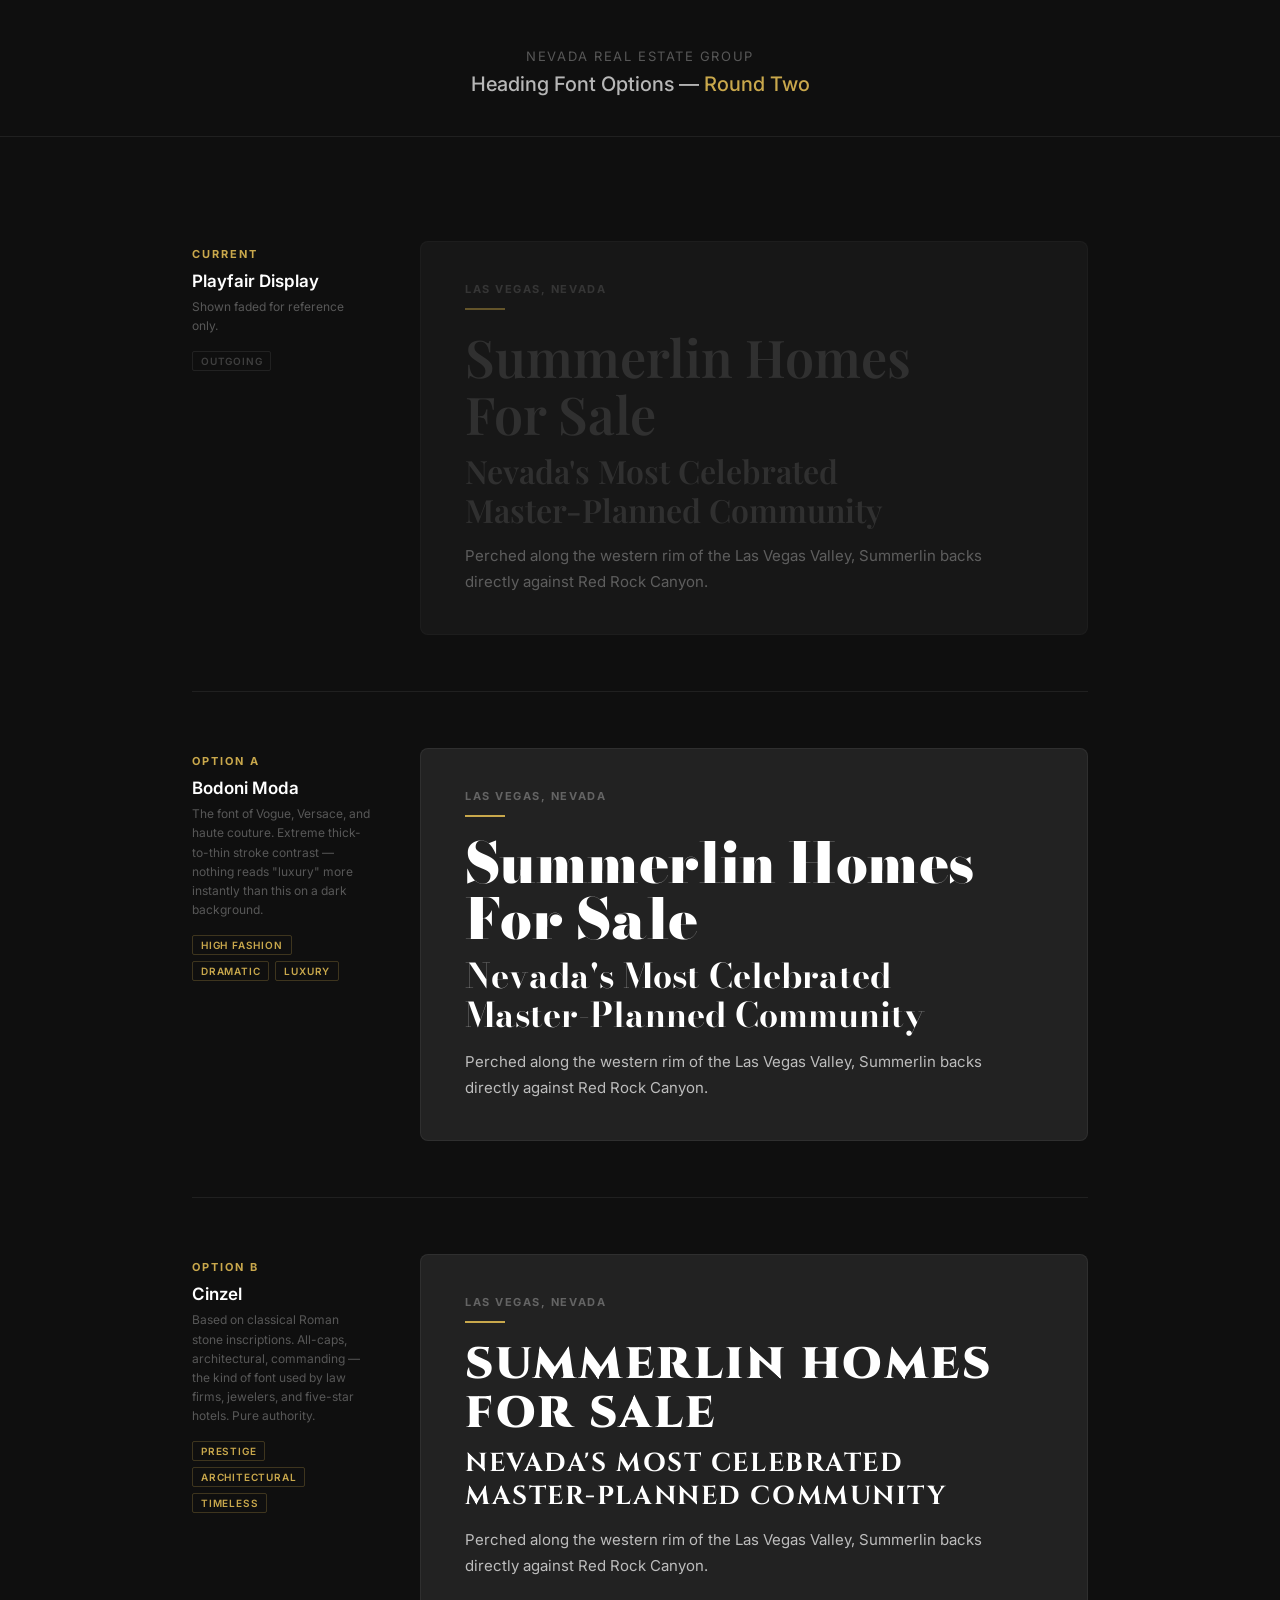
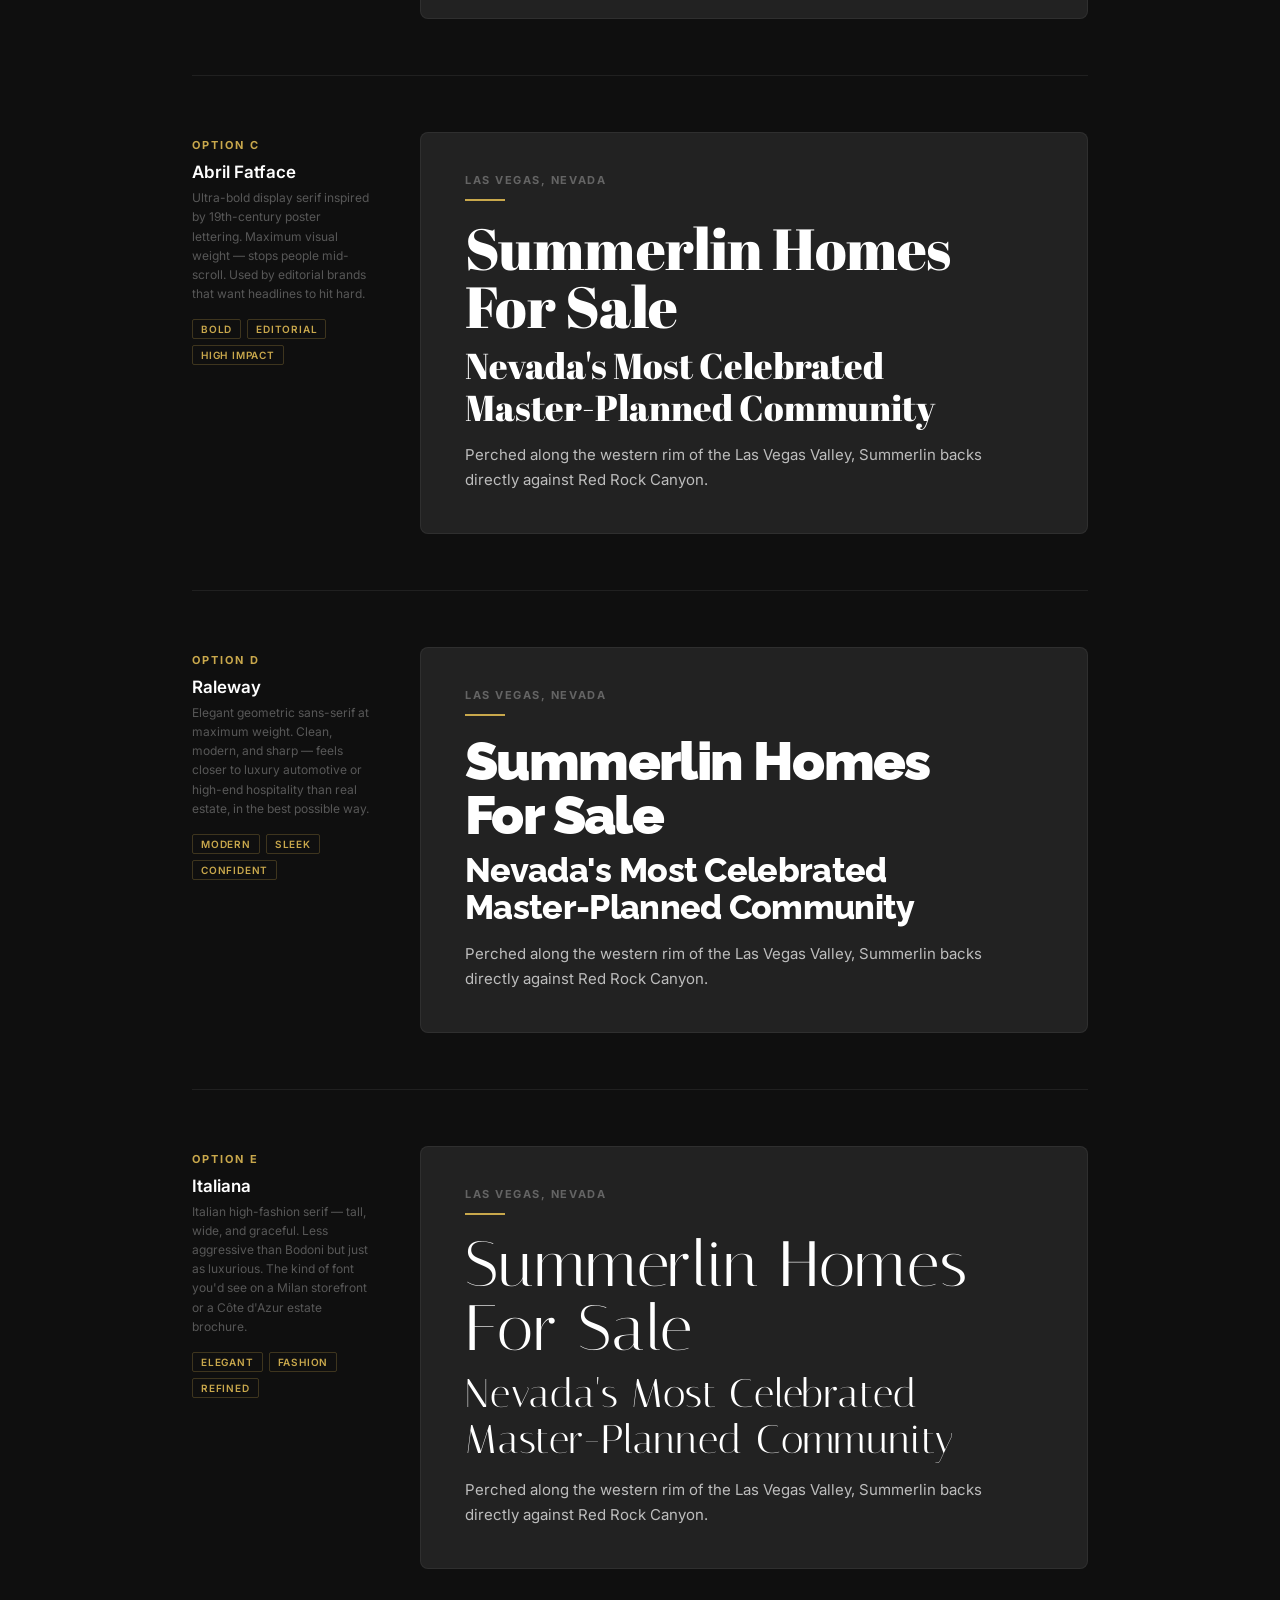
<file: font-preview.html>
<!DOCTYPE html>
<html lang="en">
<head>
  <meta charset="UTF-8">
  <meta name="viewport" content="width=device-width, initial-scale=1.0">
  <title>Font Preview — Nevada Real Estate Group</title>
  <link rel="preconnect" href="https://fonts.googleapis.com">
  <link rel="preconnect" href="https://fonts.gstatic.com" crossorigin>
  <link href="https://fonts.googleapis.com/css2?family=Bodoni+Moda:ital,opsz,wght@0,6..96,700;0,6..96,900;1,6..96,400&family=Cinzel:wght@700;900&family=Abril+Fatface&family=Raleway:wght@800;900&family=Italiana&family=Playfair+Display:wght@600;700&family=Inter:wght@400;500&display=swap" rel="stylesheet">
  <style>
    :root {
      --gold: #C9A84C;
      --charcoal: #0F0F0F;
      --dark: #141414;
      --dark-3: #222222;
      --white: #FFFFFF;
      --white-70: rgba(255,255,255,0.70);
      --white-30: rgba(255,255,255,0.30);
      --border: rgba(201,168,76,0.25);
      --font-body: 'Inter', system-ui, sans-serif;
    }

    *, *::before, *::after { box-sizing: border-box; margin: 0; padding: 0; }
    html { font-size: 16px; }
    body {
      background: var(--charcoal);
      color: var(--white);
      font-family: var(--font-body);
      -webkit-font-smoothing: antialiased;
    }

    .page-header {
      padding: 48px 0 40px;
      text-align: center;
      border-bottom: 1px solid rgba(255,255,255,0.07);
    }
    .page-header p {
      font-size: 13px;
      color: var(--white-30);
      letter-spacing: 0.12em;
      text-transform: uppercase;
      margin-bottom: 8px;
    }
    .page-header h1 {
      font-family: var(--font-body);
      font-size: 20px;
      font-weight: 500;
      color: var(--white-70);
    }
    .page-header span { color: var(--gold); }

    .container {
      max-width: 960px;
      margin: 0 auto;
      padding: 0 32px;
    }

    .options {
      padding: 48px 0 80px;
      display: flex;
      flex-direction: column;
      gap: 0;
    }

    .option {
      border-bottom: 1px solid rgba(255,255,255,0.07);
      padding: 56px 0;
      display: grid;
      grid-template-columns: 180px 1fr;
      gap: 48px;
      align-items: start;
    }

    .option-meta { padding-top: 6px; }
    .option-num {
      font-size: 11px;
      font-weight: 700;
      letter-spacing: 0.18em;
      text-transform: uppercase;
      color: var(--gold);
      margin-bottom: 10px;
    }
    .option-name {
      font-size: 17px;
      font-weight: 600;
      color: var(--white);
      margin-bottom: 6px;
    }
    .option-style {
      font-size: 12px;
      color: var(--white-30);
      line-height: 1.6;
      margin-bottom: 16px;
    }
    .option-vibe {
      display: flex;
      flex-wrap: wrap;
      gap: 6px;
    }
    .tag {
      font-size: 10px;
      font-weight: 600;
      letter-spacing: 0.08em;
      text-transform: uppercase;
      padding: 3px 8px;
      border-radius: 2px;
      border: 1px solid var(--border);
      color: var(--gold);
    }

    .preview-card {
      background: var(--dark-3);
      border: 1px solid rgba(255,255,255,0.06);
      border-radius: 8px;
      padding: 40px 44px;
    }
    .preview-sub {
      font-family: 'Inter', sans-serif;
      font-size: 11px;
      font-weight: 700;
      color: var(--white-30);
      letter-spacing: 0.14em;
      text-transform: uppercase;
      margin-bottom: 12px;
    }
    .gold-rule {
      width: 40px;
      height: 2px;
      background: var(--gold);
      margin-bottom: 18px;
    }
    .preview-body {
      font-family: 'Inter', sans-serif;
      font-size: 15px;
      color: var(--white-70);
      line-height: 1.7;
      max-width: 520px;
      margin-top: 14px;
    }

    /* ── Current (Playfair) for reference ── */
    .opt0-h1 {
      font-family: 'Playfair Display', Georgia, serif;
      font-size: 52px; font-weight: 600; line-height: 1.1;
      color: rgba(255,255,255,0.25); margin-bottom: 10px;
    }
    .opt0-h2 {
      font-family: 'Playfair Display', Georgia, serif;
      font-size: 32px; font-weight: 600; line-height: 1.2;
      color: rgba(255,255,255,0.25);
    }

    /* ── A: Bodoni Moda ── */
    .opt1-h1 {
      font-family: 'Bodoni Moda', Georgia, serif;
      font-size: 56px; font-weight: 900; font-style: normal;
      font-optical-sizing: auto;
      line-height: 1.0; letter-spacing: -0.01em;
      color: var(--white); margin-bottom: 10px;
    }
    .opt1-h2 {
      font-family: 'Bodoni Moda', Georgia, serif;
      font-size: 34px; font-weight: 700;
      font-optical-sizing: auto;
      line-height: 1.15; color: var(--white);
    }

    /* ── B: Cinzel ── */
    .opt2-h1 {
      font-family: 'Cinzel', Georgia, serif;
      font-size: 44px; font-weight: 900;
      line-height: 1.1; letter-spacing: 0.06em;
      text-transform: uppercase;
      color: var(--white); margin-bottom: 10px;
    }
    .opt2-h2 {
      font-family: 'Cinzel', Georgia, serif;
      font-size: 26px; font-weight: 700;
      line-height: 1.25; letter-spacing: 0.06em;
      text-transform: uppercase;
      color: var(--white);
    }

    /* ── C: Abril Fatface ── */
    .opt3-h1 {
      font-family: 'Abril Fatface', Georgia, serif;
      font-size: 58px; font-weight: 400;
      line-height: 1.0; letter-spacing: -0.01em;
      color: var(--white); margin-bottom: 10px;
    }
    .opt3-h2 {
      font-family: 'Abril Fatface', Georgia, serif;
      font-size: 36px; font-weight: 400;
      line-height: 1.15; color: var(--white);
    }

    /* ── D: Raleway ── */
    .opt4-h1 {
      font-family: 'Raleway', sans-serif;
      font-size: 54px; font-weight: 900;
      line-height: 1.0; letter-spacing: -0.03em;
      color: var(--white); margin-bottom: 10px;
    }
    .opt4-h2 {
      font-family: 'Raleway', sans-serif;
      font-size: 34px; font-weight: 800;
      line-height: 1.1; letter-spacing: -0.02em;
      color: var(--white);
    }

    /* ── E: Italiana ── */
    .opt5-h1 {
      font-family: 'Italiana', Georgia, serif;
      font-size: 64px; font-weight: 400;
      line-height: 1.0; letter-spacing: 0.02em;
      color: var(--white); margin-bottom: 10px;
    }
    .opt5-h2 {
      font-family: 'Italiana', Georgia, serif;
      font-size: 40px; font-weight: 400;
      line-height: 1.15; letter-spacing: 0.02em;
      color: var(--white);
    }

    @media (max-width: 700px) {
      .option { grid-template-columns: 1fr; gap: 24px; }
      .opt1-h1, .opt3-h1, .opt4-h1 { font-size: 40px; }
      .opt2-h1 { font-size: 30px; }
      .opt5-h1 { font-size: 46px; }
    }
  </style>
</head>
<body>

  <div class="page-header">
    <div class="container">
      <p>Nevada Real Estate Group</p>
      <h1>Heading Font Options — <span>Round Two</span></h1>
    </div>
  </div>

  <div class="container">
    <div class="options">

      <!-- Current for reference -->
      <div class="option">
        <div class="option-meta">
          <div class="option-num">Current</div>
          <div class="option-name">Playfair Display</div>
          <div class="option-style">Shown faded for reference only.</div>
          <div class="option-vibe">
            <span class="tag" style="color:rgba(255,255,255,0.2);border-color:rgba(255,255,255,0.08);">Outgoing</span>
          </div>
        </div>
        <div class="option-preview">
          <div class="preview-card" style="opacity:0.45;">
            <p class="preview-sub">Las Vegas, Nevada</p>
            <div class="gold-rule"></div>
            <div class="opt0-h1">Summerlin Homes<br>For Sale</div>
            <div class="opt0-h2">Nevada's Most Celebrated<br>Master-Planned Community</div>
            <p class="preview-body">Perched along the western rim of the Las Vegas Valley, Summerlin backs directly against Red Rock Canyon.</p>
          </div>
        </div>
      </div>

      <!-- A: Bodoni Moda -->
      <div class="option">
        <div class="option-meta">
          <div class="option-num">Option A</div>
          <div class="option-name">Bodoni Moda</div>
          <div class="option-style">The font of Vogue, Versace, and haute couture. Extreme thick-to-thin stroke contrast — nothing reads "luxury" more instantly than this on a dark background.</div>
          <div class="option-vibe">
            <span class="tag">High Fashion</span>
            <span class="tag">Dramatic</span>
            <span class="tag">Luxury</span>
          </div>
        </div>
        <div class="option-preview">
          <div class="preview-card">
            <p class="preview-sub">Las Vegas, Nevada</p>
            <div class="gold-rule"></div>
            <div class="opt1-h1">Summerlin Homes<br>For Sale</div>
            <div class="opt1-h2">Nevada's Most Celebrated<br>Master-Planned Community</div>
            <p class="preview-body">Perched along the western rim of the Las Vegas Valley, Summerlin backs directly against Red Rock Canyon.</p>
          </div>
        </div>
      </div>

      <!-- B: Cinzel -->
      <div class="option">
        <div class="option-meta">
          <div class="option-num">Option B</div>
          <div class="option-name">Cinzel</div>
          <div class="option-style">Based on classical Roman stone inscriptions. All-caps, architectural, commanding — the kind of font used by law firms, jewelers, and five-star hotels. Pure authority.</div>
          <div class="option-vibe">
            <span class="tag">Prestige</span>
            <span class="tag">Architectural</span>
            <span class="tag">Timeless</span>
          </div>
        </div>
        <div class="option-preview">
          <div class="preview-card">
            <p class="preview-sub">Las Vegas, Nevada</p>
            <div class="gold-rule"></div>
            <div class="opt2-h1">Summerlin Homes<br>For Sale</div>
            <div class="opt2-h2">Nevada's Most Celebrated<br>Master-Planned Community</div>
            <p class="preview-body">Perched along the western rim of the Las Vegas Valley, Summerlin backs directly against Red Rock Canyon.</p>
          </div>
        </div>
      </div>

      <!-- C: Abril Fatface -->
      <div class="option">
        <div class="option-meta">
          <div class="option-num">Option C</div>
          <div class="option-name">Abril Fatface</div>
          <div class="option-style">Ultra-bold display serif inspired by 19th-century poster lettering. Maximum visual weight — stops people mid-scroll. Used by editorial brands that want headlines to hit hard.</div>
          <div class="option-vibe">
            <span class="tag">Bold</span>
            <span class="tag">Editorial</span>
            <span class="tag">High Impact</span>
          </div>
        </div>
        <div class="option-preview">
          <div class="preview-card">
            <p class="preview-sub">Las Vegas, Nevada</p>
            <div class="gold-rule"></div>
            <div class="opt3-h1">Summerlin Homes<br>For Sale</div>
            <div class="opt3-h2">Nevada's Most Celebrated<br>Master-Planned Community</div>
            <p class="preview-body">Perched along the western rim of the Las Vegas Valley, Summerlin backs directly against Red Rock Canyon.</p>
          </div>
        </div>
      </div>

      <!-- D: Raleway -->
      <div class="option">
        <div class="option-meta">
          <div class="option-num">Option D</div>
          <div class="option-name">Raleway</div>
          <div class="option-style">Elegant geometric sans-serif at maximum weight. Clean, modern, and sharp — feels closer to luxury automotive or high-end hospitality than real estate, in the best possible way.</div>
          <div class="option-vibe">
            <span class="tag">Modern</span>
            <span class="tag">Sleek</span>
            <span class="tag">Confident</span>
          </div>
        </div>
        <div class="option-preview">
          <div class="preview-card">
            <p class="preview-sub">Las Vegas, Nevada</p>
            <div class="gold-rule"></div>
            <div class="opt4-h1">Summerlin Homes<br>For Sale</div>
            <div class="opt4-h2">Nevada's Most Celebrated<br>Master-Planned Community</div>
            <p class="preview-body">Perched along the western rim of the Las Vegas Valley, Summerlin backs directly against Red Rock Canyon.</p>
          </div>
        </div>
      </div>

      <!-- E: Italiana -->
      <div class="option">
        <div class="option-meta">
          <div class="option-num">Option E</div>
          <div class="option-name">Italiana</div>
          <div class="option-style">Italian high-fashion serif — tall, wide, and graceful. Less aggressive than Bodoni but just as luxurious. The kind of font you'd see on a Milan storefront or a Côte d'Azur estate brochure.</div>
          <div class="option-vibe">
            <span class="tag">Elegant</span>
            <span class="tag">Fashion</span>
            <span class="tag">Refined</span>
          </div>
        </div>
        <div class="option-preview">
          <div class="preview-card">
            <p class="preview-sub">Las Vegas, Nevada</p>
            <div class="gold-rule"></div>
            <div class="opt5-h1">Summerlin Homes<br>For Sale</div>
            <div class="opt5-h2">Nevada's Most Celebrated<br>Master-Planned Community</div>
            <p class="preview-body">Perched along the western rim of the Las Vegas Valley, Summerlin backs directly against Red Rock Canyon.</p>
          </div>
        </div>
      </div>

    </div>
  </div>

</body>
</html>
</file>
